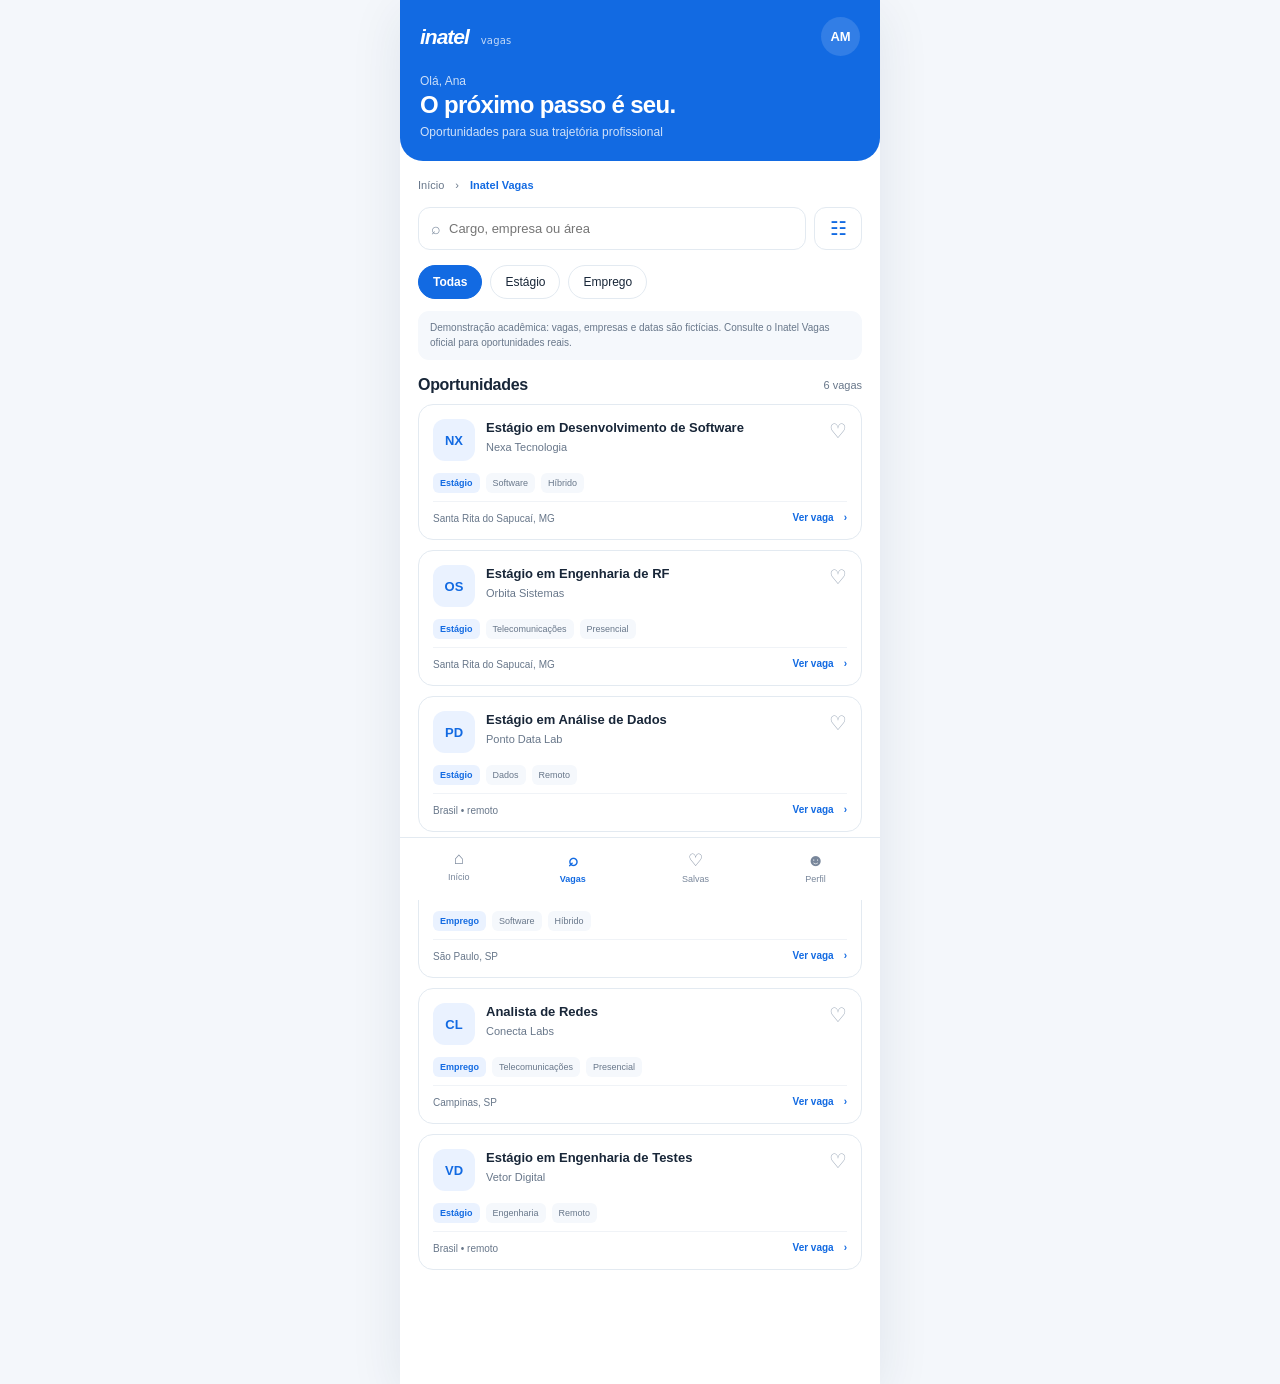
<file: inatel-vagas/index.html>
<!doctype html>
<html lang="pt-BR"><head><meta charset="utf-8"><meta name="viewport" content="width=device-width, initial-scale=1"><meta name="theme-color" content="#123b72"><title>Inatel Vagas | Encontre sua oportunidade</title>
<style>
:root{--blue:#126ae2;--blue2:#0f58b5;--ink:#182638;--muted:#68778a;--line:#e3eaf1;--bg:#f4f7fb;--surface:#fff;--surface-alt:#f5f8fc;--top-bg:#126ae2;--button-bg:#126ae2;--button-fg:#fff;--icon-bg:#eaf2ff;--shadow:#112b4a17;--teal:#007e87;--green:#167744;--gold:#eab84d}
:root[data-tema="limao"]{--blue:#526814;--blue2:#3d500f;--ink:#263018;--muted:#5b6646;--line:#d9e2bd;--bg:#f4f7e8;--surface:#fff;--surface-alt:#f8faef;--top-bg:#526814;--button-bg:#526814;--button-fg:#fff;--icon-bg:#edf2d8;--shadow:#3a48120f;--teal:#32756c}
:root[data-tema="dark"]{--blue:#8ab8ff;--blue2:#b7d2fa;--ink:#f2f5fa;--muted:#b7c2d0;--line:#364458;--bg:#111827;--surface:#1b2635;--surface-alt:#222f40;--top-bg:#142237;--button-bg:#8ab8ff;--button-fg:#142236;--icon-bg:#293c56;--shadow:#00000050;--teal:#66cabc;--green:#5bd296}*{box-sizing:border-box}body{margin:0;background:var(--bg);color:var(--ink);font-family:Arimo,Arial,system-ui,sans-serif}.app{max-width:480px;min-height:100vh;margin:auto;background:#fff;box-shadow:0 12px 50px #112b4a17;padding-bottom:88px;position:relative}.top{background:var(--blue);color:#fff;padding:17px 20px 22px;border-radius:0 0 23px 23px}.row{display:flex;align-items:center;justify-content:space-between}.brand{font-size:21px;font-weight:850;font-style:italic;letter-spacing:-1px}.brand small{font:500 10px Inter,system-ui;letter-spacing:.2px;opacity:.75;margin-left:7px}.avatar{width:39px;height:39px;border-radius:50%;display:grid;place-items:center;background:#fff2;font-weight:700;font-size:13px}.greeting{margin-top:18px;font-size:12px;opacity:.78}.top h1{margin:3px 0 0;font-size:24px;letter-spacing:-.7px}.top p{margin:6px 0 0;font-size:12px;opacity:.8}.content{padding:17px 18px 26px}.context{color:var(--muted);font-size:11px;margin:0 0 14px}.context b{color:var(--blue)}.searchrow{display:flex;gap:8px}.searchbox{flex:1;display:flex;align-items:center;gap:8px;border:1px solid var(--line);border-radius:12px;padding:0 12px;background:#fff}.searchbox span{color:#8290a2}.searchbox input{border:0;outline:0;width:100%;padding:13px 0;font-size:13px;color:var(--ink);background:transparent}.filterbtn{border:1px solid var(--line);background:#fff;border-radius:12px;width:48px;font-size:19px;color:var(--blue);cursor:pointer}.filterbtn:hover,.filterbtn.on{background:#edf4ff;border-color:#bfd2ea}.tabs{display:flex;gap:8px;margin:15px 0 12px}.tab{border:1px solid var(--line);border-radius:25px;background:white;padding:9px 14px;font-size:12px;color:#526174;cursor:pointer}.tab.active{background:var(--blue);border-color:var(--blue);color:white;font-weight:700}.sectionhead{display:flex;align-items:center;justify-content:space-between;margin:16px 0 10px}.sectionhead h2{font-size:16px;margin:0;letter-spacing:-.3px}.count{font-size:11px;color:var(--muted)}.demo{background:#eff6ff;border-radius:11px;padding:10px 12px;color:#385574;font-size:10px;line-height:1.45;margin:10px 0 14px}.cards{display:grid;gap:10px}.job{border:1px solid var(--line);border-radius:15px;padding:14px;background:#fff;cursor:pointer;transition:.16s}.job:hover{border-color:#a7bfdc;transform:translateY(-1px);box-shadow:0 7px 18px #152b4510}.jobtop{display:flex;align-items:flex-start;gap:11px}.logo{width:42px;height:42px;flex:none;border-radius:12px;background:#eef4fb;color:var(--blue);display:grid;place-items:center;font-weight:800;font-size:13px}.jobtitle{font-size:13px;line-height:1.35;font-weight:750;margin:0 26px 4px 0}.company{font-size:11px;color:var(--muted)}.heart{margin-left:auto;border:0;background:none;color:#9aa7b7;font-size:20px;cursor:pointer;padding:0}.heart.saved{color:#df5960}.badges{display:flex;flex-wrap:wrap;gap:6px;margin:12px 0 8px}.badge{background:#f2f5f8;color:#53647a;border-radius:6px;padding:5px 7px;font-size:9px}.badge.type{background:#e8f6f3;color:#12766d;font-weight:700}.jobfoot{display:flex;justify-content:space-between;align-items:center;color:#7b899b;font-size:10px;padding-top:9px;border-top:1px solid #f0f3f7}.arrow{color:var(--blue);font-weight:700}.empty{padding:36px 15px;text-align:center;border:1px dashed var(--line);border-radius:14px}.empty strong{display:block;margin:8px 0 4px}.empty p{color:var(--muted);font-size:12px;line-height:1.5}.empty button{background:var(--blue);color:white;border:0;border-radius:9px;padding:10px 14px;font-weight:700}.bottom{position:fixed;bottom:0;width:min(480px,100%);background:#fff;border-top:1px solid var(--line);display:flex;justify-content:space-around;padding:11px 6px 15px;z-index:4}.nav{border:0;background:none;color:#78869a;font-size:9px;text-align:center;cursor:pointer;text-decoration:none;font-family:inherit}.home-nav{display:block}.nav b{display:block;font-size:17px;margin-bottom:3px}.nav.sel{color:var(--blue);font-weight:700}.view{display:none}.view.active{display:block}.detail-head{display:flex;align-items:center;gap:10px;margin:4px 0 18px}.back{border:1px solid var(--line);border-radius:10px;background:white;width:36px;height:36px;font-size:18px;color:var(--blue)}.detail h2{font-size:21px;line-height:1.3;margin:6px 0}.detail-company{font-size:13px;color:var(--muted)}.detail-section{border-top:1px solid var(--line);padding:14px 0}.detail-section h3{font-size:13px;margin:0 0 7px}.detail-section p,.detail-section li{font-size:12px;line-height:1.6;color:#536277}.detail-section ul{margin:0;padding-left:18px}.sticky-action{position:sticky;bottom:84px;padding:14px 0 4px;background:linear-gradient(transparent,#fff 22%)}.primary{width:100%;border:0;border-radius:12px;background:var(--blue);color:#fff;font-size:13px;font-weight:700;padding:14px;cursor:pointer}.primary:disabled{opacity:.55}.toast{position:fixed;bottom:78px;left:50%;transform:translate(-50%,16px);opacity:0;transition:.2s;background:#20324a;color:#fff;border-radius:10px;padding:11px 14px;font-size:11px;z-index:6;white-space:nowrap}.toast.show{opacity:1;transform:translate(-50%,0)}.modal{position:fixed;inset:0;background:#10243d88;display:none;align-items:end;justify-content:center;z-index:5}.modal.open{display:flex}.sheet{width:min(480px,100%);background:white;border-radius:21px 21px 0 0;padding:22px 20px 26px}.sheet h2{font-size:19px;margin:0 0 6px}.sheet .sub{color:var(--muted);font-size:12px;line-height:1.5;margin:0 0 15px}.field{display:block;font-size:11px;font-weight:700;margin:12px 0 6px}.field select{width:100%;margin-top:6px;border:1px solid var(--line);border-radius:10px;background:white;padding:11px;font-size:12px;color:var(--ink)}.sheet-actions{display:flex;gap:8px;margin-top:18px}.secondary{flex:1;border:1px solid var(--line);border-radius:10px;background:#fff;padding:12px;color:var(--blue);font-size:12px;font-weight:700}.sheet-actions .primary{flex:1}.applyinfo{background:#f3f7fb;border-radius:12px;padding:12px;color:#495c72;font-size:11px;line-height:1.55;margin:12px 0}.tiny{font-size:10px;color:var(--muted);line-height:1.5}.saved-empty{color:var(--muted);font-size:12px;text-align:center;padding:38px 16px}
:root{color-scheme:light}:root[data-tema="dark"]{color-scheme:dark}
body{background:var(--bg);color:var(--ink)}
.app,.job,.sheet,.bottom,.searchbox,.filterbtn,.tab,.secondary,.field select{background:var(--surface);color:var(--ink);border-color:var(--line)}
.app{box-shadow:0 12px 50px var(--shadow)}
.top{background:var(--top-bg);color:#fff}
.top h1,.top p,.greeting,.brand{color:#fff}
.context,.company,.count,.tiny,.detail-company,.detail-section p,.detail-section li,.jobfoot,.sheet .sub{color:var(--muted)}
.context b,.filterbtn,.arrow,.nav.sel{color:var(--blue)}
.logo{background:var(--icon-bg);color:var(--blue)}
.badge{background:var(--surface-alt);color:var(--muted)}
.badge.type{background:var(--icon-bg);color:var(--blue)}
.demo,.applyinfo{background:var(--surface-alt);color:var(--muted)}
.empty,.saved-empty{border-color:var(--line);color:var(--muted)}
.empty button,.primary,.tab.active{background:var(--button-bg);color:var(--button-fg)}
.primary,.tab.active{border-color:var(--button-bg)}
.jobtitle,.sectionhead h2,.detail-section h3,.sheet h2{color:var(--ink)}
.bottom{border-color:var(--line)}
</style>

</head><body><main class="app"><header class="top"><div class="row"><div class="brand">inatel <small>vagas</small></div><div class="avatar">AM</div></div><div class="greeting">Olá, Ana</div><h1>O próximo passo é seu.</h1><p>Oportunidades para sua trajetória profissional</p></header><section class="content"><p class="context">Início　›　<b>Inatel Vagas</b></p><div id="listView" class="view active"><div class="searchrow"><label class="searchbox"><span>⌕</span><input id="query" type="search" placeholder="Cargo, empresa ou área" aria-label="Buscar vagas"></label><button id="openFilters" class="filterbtn" aria-label="Abrir filtros">☷</button></div><div class="tabs"><button class="tab active" data-kind="Todas">Todas</button><button class="tab" data-kind="Estágio">Estágio</button><button class="tab" data-kind="Emprego">Emprego</button></div><div id="filterSummary" class="tiny" style="margin:0 0 8px"></div><div class="demo">Demonstração acadêmica: vagas, empresas e datas são fictícias. Consulte o Inatel Vagas oficial para oportunidades reais.</div><div class="sectionhead"><h2 id="listTitle">Oportunidades</h2><span class="count" id="count"></span></div><div id="cards" class="cards"></div><div id="empty" class="empty" hidden><div style="font-size:24px">⌕</div><strong>Nenhuma vaga encontrada</strong><p>Tente outra busca ou remova algum filtro para ver mais oportunidades.</p><button id="reset">Limpar busca e filtros</button></div></div><div id="detailView" class="view detail"></div><div id="savedView" class="view"><div class="sectionhead"><h2>Vagas salvas</h2><span class="count" id="savedCount"></span></div><p class="tiny">Guarde oportunidades para comparar e consultar depois.</p><div id="savedCards" class="cards"></div><div id="savedEmpty" class="saved-empty" hidden>Você ainda não salvou vagas.<br>Toque no coração de uma oportunidade para guardá-la.</div></div></section><nav class="bottom"><a class="nav home-nav" href="../"><b>⌂</b>Início</a><button class="nav sel" data-view="listView"><b>⌕</b>Vagas</button><button class="nav" data-view="savedView"><b>♡</b>Salvas</button><button class="nav"><b>☻</b>Perfil</button></nav><div class="toast" id="toast"></div><div id="filtersModal" class="modal"><div class="sheet"><h2>Filtrar oportunidades</h2><p class="sub">Refine a lista pelo perfil e pelo formato de trabalho.</p><label class="field">Área<select id="area"><option value="">Todas as áreas</option><option>Software</option><option>Telecomunicações</option><option>Dados</option><option>Engenharia</option></select></label><label class="field">Modalidade<select id="mode"><option value="">Todas as modalidades</option><option>Presencial</option><option>Híbrido</option><option>Remoto</option></select></label><div class="sheet-actions"><button id="clearFilters" class="secondary">Limpar</button><button id="applyFilters" class="primary">Ver resultados</button></div></div></div><div id="applyModal" class="modal"><div class="sheet"><h2 id="applyTitle">Como se candidatar</h2><p class="sub">Confira o próximo passo indicado para esta oportunidade.</p><div id="applyInfo" class="applyinfo"></div><p class="tiny">O protótipo não envia currículo nem dados pessoais. Em uma implementação real, o destino e as instruções seriam validados pelo NESP.</p><button id="closeApply" class="primary" style="margin-top:15px">Entendi</button></div></div></main>
<script>
try { const tema=localStorage.getItem('inatel-theme'); if (['inatel','limao','dark'].includes(tema)) document.documentElement.dataset.tema=tema; } catch (_) {}
const jobs=[
{id:1,title:'Estágio em Desenvolvimento de Software',company:'Nexa Tecnologia',initials:'NX',kind:'Estágio',area:'Software',mode:'Híbrido',city:'Santa Rita do Sapucaí, MG',date:'Publicada hoje',summary:'Apoio ao desenvolvimento de aplicações web e testes em equipe multidisciplinar.',requirements:['Cursando Engenharia de Software, Computação ou área relacionada','Conhecimentos básicos em lógica e programação','Disponibilidade para 6 horas diárias'],apply:'Leia os requisitos completos e siga o endereço de candidatura indicado na publicação oficial. Tenha seu currículo atualizado.'},
{id:2,title:'Estágio em Engenharia de RF',company:'Orbita Sistemas',initials:'OS',kind:'Estágio',area:'Telecomunicações',mode:'Presencial',city:'Santa Rita do Sapucaí, MG',date:'Publicada ontem',summary:'Participação em atividades de laboratório, medições e documentação de sistemas de radiofrequência.',requirements:['Cursando Engenharia de Telecomunicações ou Elétrica','Interesse em sistemas RF e medições','Disponibilidade para atuar no laboratório'],apply:'Consulte a publicação oficial para verificar os documentos e o canal de envio solicitados pela empresa.'},
{id:3,title:'Estágio em Análise de Dados',company:'Ponto Data Lab',initials:'PD',kind:'Estágio',area:'Dados',mode:'Remoto',city:'Brasil • remoto',date:'Publicada há 2 dias',summary:'Organização de conjuntos de dados e criação de relatórios para apoiar decisões de produto.',requirements:['Cursando curso superior em tecnologia ou áreas afins','Noções de planilhas e SQL são desejáveis','Boa comunicação e atenção aos detalhes'],apply:'A candidatura é feita conforme as instruções da oportunidade oficial. Revise seu currículo antes de enviar.'},
{id:4,title:'Desenvolvedor(a) de Software Júnior',company:'Nexa Tecnologia',initials:'NX',kind:'Emprego',area:'Software',mode:'Híbrido',city:'São Paulo, SP',date:'Publicada há 3 dias',summary:'Desenvolvimento e manutenção de serviços e interfaces em colaboração com o time de produto.',requirements:['Formação ou experiência compatível com a posição','Conhecimentos em desenvolvimento web','Disponibilidade para modelo híbrido'],apply:'Abra a descrição oficial e use o canal de candidatura indicado pelo empregador. Os detalhes podem mudar.'},
{id:5,title:'Analista de Redes',company:'Conecta Labs',initials:'CL',kind:'Emprego',area:'Telecomunicações',mode:'Presencial',city:'Campinas, SP',date:'Publicada há 4 dias',summary:'Acompanhamento de infraestrutura de rede, análise de incidentes e apoio a projetos de conectividade.',requirements:['Formação em Engenharia de Telecomunicações ou experiência equivalente','Noções de redes IP','Disponibilidade para atuação presencial'],apply:'Consulte a publicação da vaga e siga as instruções de candidatura apresentadas pelo NESP.'},
{id:6,title:'Estágio em Engenharia de Testes',company:'Vetor Digital',initials:'VD',kind:'Estágio',area:'Engenharia',mode:'Remoto',city:'Brasil • remoto',date:'Publicada há 5 dias',summary:'Apoio na criação e execução de testes para produtos digitais e registro de resultados.',requirements:['Cursando Engenharia, Computação ou curso relacionado','Organização e curiosidade técnica','Interesse em qualidade de software'],apply:'Verifique na publicação original se a oportunidade ainda está aberta e qual canal deve ser utilizado.'}
];let kind='Todas',query='',area='',mode='',currentId=null,saved=new Set();const $=s=>document.querySelector(s);function card(j){return `<article class="job" data-id="${j.id}"><div class="jobtop"><div class="logo">${j.initials}</div><div style="flex:1"><h3 class="jobtitle">${j.title}</h3><div class="company">${j.company}</div></div><button class="heart ${saved.has(j.id)?'saved':''}" data-heart="${j.id}" aria-label="${saved.has(j.id)?'Remover dos salvos':'Salvar vaga'}">${saved.has(j.id)?'♥':'♡'}</button></div><div class="badges"><span class="badge type">${j.kind}</span><span class="badge">${j.area}</span><span class="badge">${j.mode}</span></div><div class="jobfoot"><span>${j.city}</span><span class="arrow">Ver vaga　›</span></div></article>`}function matching(){return jobs.filter(j=>(kind==='Todas'||j.kind===kind)&&(!query||(j.title+' '+j.company+' '+j.area+' '+j.city).toLowerCase().includes(query.toLowerCase()))&&(!area||j.area===area)&&(!mode||j.mode===mode))}function bindCards(root){root.querySelectorAll('.job').forEach(x=>x.onclick=e=>{if(e.target.closest('[data-heart]'))return;openDetail(+x.dataset.id)});root.querySelectorAll('[data-heart]').forEach(b=>b.onclick=e=>{e.stopPropagation();const id=+b.dataset.heart;if(saved.has(id)){saved.delete(id);toast('Vaga removida das salvas.')}else{saved.add(id);toast('Vaga salva para consultar depois.')}render()})}function render(){const list=matching();$('#cards').innerHTML=list.map(card).join('');$('#count').textContent=`${list.length} ${list.length===1?'vaga':'vagas'}`;$('#empty').hidden=list.length>0;bindCards($('#cards'));const sv=jobs.filter(j=>saved.has(j.id));$('#savedCards').innerHTML=sv.map(card).join('');$('#savedCount').textContent=sv.length?`${sv.length} salvas`:'';$('#savedEmpty').hidden=sv.length>0;bindCards($('#savedCards'));$('#filterSummary').textContent=[area,mode].filter(Boolean).join(' • ');$('#filterSummary').hidden=!area&&!mode}function showView(id){document.querySelectorAll('.view').forEach(v=>v.classList.remove('active'));$(id).classList.add('active');document.querySelectorAll('.nav').forEach(n=>n.classList.toggle('sel',n.dataset.view===id||(!n.dataset.view&&id==='listView')));$('.content').scrollIntoView({block:'start'});render()}function openDetail(id){const j=jobs.find(x=>x.id===id);currentId=id;$('#listView').classList.remove('active');$('#savedView').classList.remove('active');$('#detailView').classList.add('active');$('.content').scrollIntoView({block:'start'});$('#detailView').innerHTML=`<div class="detail-head"><button class="back" id="back">‹</button><span class="tiny">Detalhes da oportunidade</span><button class="heart ${saved.has(id)?'saved':''}" id="detailHeart" style="margin-left:auto" aria-label="Salvar vaga">${saved.has(id)?'♥':'♡'}</button></div><div class="logo" style="width:50px;height:50px;font-size:15px">${j.initials}</div><h2>${j.title}</h2><div class="detail-company">${j.company} • ${j.city}</div><div class="badges"><span class="badge type">${j.kind}</span><span class="badge">${j.area}</span><span class="badge">${j.mode}</span></div><p class="tiny">${j.date} • anúncio demonstrativo</p><div class="detail-section"><h3>Sobre a oportunidade</h3><p>${j.summary}</p></div><div class="detail-section"><h3>Perfil e requisitos</h3><ul>${j.requirements.map(x=>`<li>${x}</li>`).join('')}</ul></div><div class="detail-section"><h3>Local de trabalho</h3><p>${j.city} • ${j.mode}</p></div><div class="sticky-action"><button class="primary" id="howApply">Ver como se candidatar</button><p class="tiny" style="text-align:center;margin:8px 0">As instruções e o status real da vaga devem ser confirmados na publicação oficial.</p></div>`;$('#back').onclick=()=>showView('listView');$('#detailHeart').onclick=()=>{saved.has(id)?saved.delete(id):saved.add(id);openDetail(id);render();toast(saved.has(id)?'Vaga salva.':'Vaga removida das salvas.')};$('#howApply').onclick=()=>{ $('#applyTitle').textContent='Como se candidatar';$('#applyInfo').textContent=j.apply;$('#applyModal').classList.add('open')}}document.querySelectorAll('.tab').forEach(b=>b.onclick=()=>{document.querySelectorAll('.tab').forEach(x=>x.classList.remove('active'));b.classList.add('active');kind=b.dataset.kind;render()});$('#query').oninput=e=>{query=e.target.value;render()};$('#openFilters').onclick=()=>$('#filtersModal').classList.add('open');$('#applyFilters').onclick=()=>{area=$('#area').value;mode=$('#mode').value;$('#filtersModal').classList.remove('open');$('#openFilters').classList.toggle('on',!!area||!!mode);render()};$('#clearFilters').onclick=()=>{$('#area').value='';$('#mode').value='';area='';mode='';kind='Todas';document.querySelectorAll('.tab').forEach(b=>b.classList.toggle('active',b.dataset.kind==='Todas'));$('#query').value='';query='';$('#openFilters').classList.remove('on');render()};$('#reset').onclick=()=>{$('#clearFilters').click()};$('#closeApply').onclick=()=>$('#applyModal').classList.remove('open');document.querySelectorAll('.nav[data-view]').forEach(n=>n.onclick=()=>showView(n.dataset.view));function toast(s){const t=$('#toast');t.textContent=s;t.classList.add('show');setTimeout(()=>t.classList.remove('show'),2200)}render();
</script></body></html>
</file>
